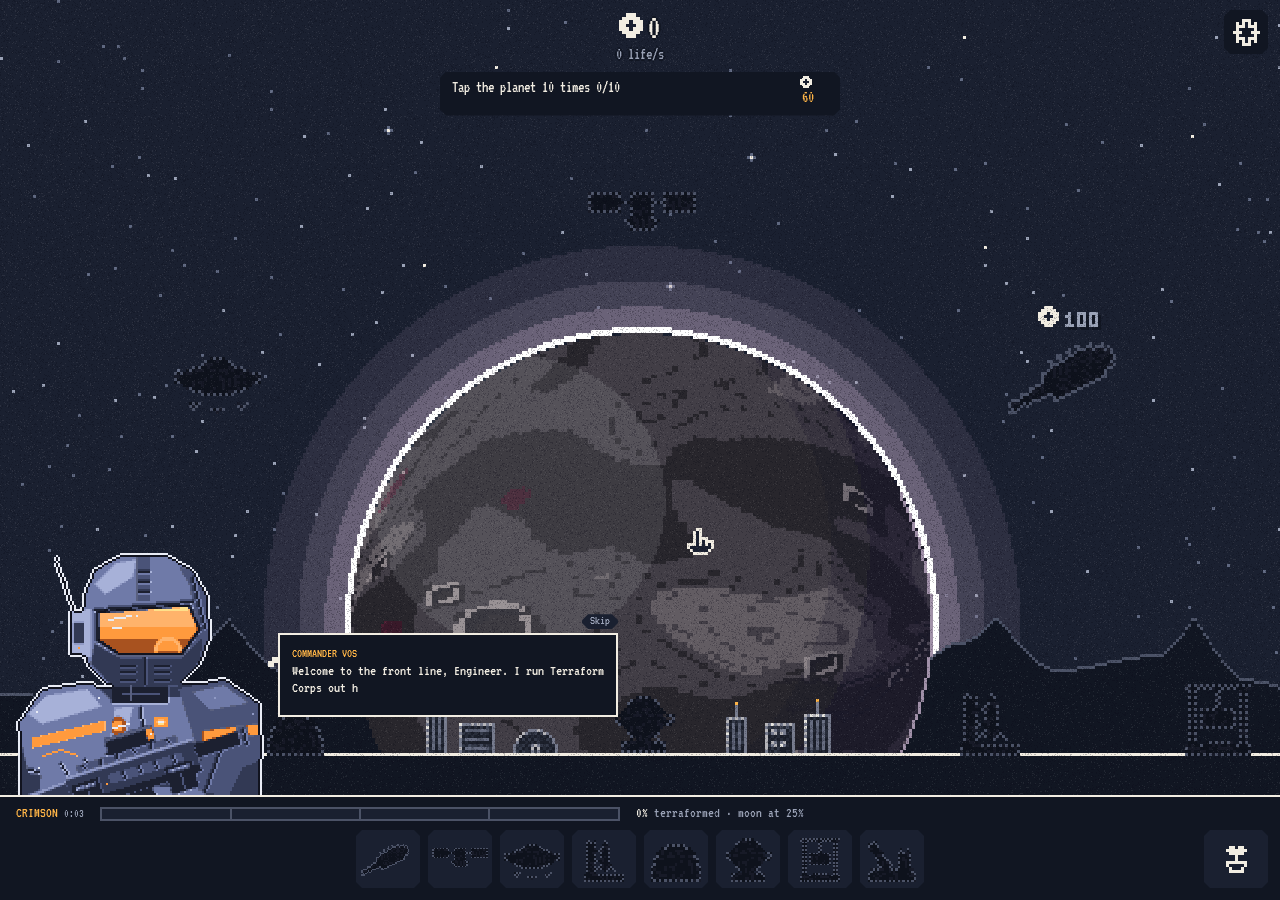
<file: index.html>
<!doctype html>
<html lang="en">
<head>
<meta charset="utf-8">
<meta name="viewport" content="width=device-width,initial-scale=1,viewport-fit=cover">
<title>Terraform</title>
<meta name="description" content="A pixel-art idle game: heal dead alien worlds with lasers, mirrors, drones, comets and antimatter. Free, in the browser, keeps counting while you are away.">
<meta name="theme-color" content="#111622">
<meta property="og:title" content="Terraform">
<meta property="og:description" content="Revive 12 dead worlds. A pixel-art idle game with real space science.">
<meta property="og:type" content="website">
<meta property="og:url" content="https://utkarshbahuguna.me/terraform-idle/">
<meta property="og:image" content="https://utkarshbahuguna.me/terraform-idle/og.jpg">
<meta name="twitter:card" content="summary_large_image">
<link rel="stylesheet" href="style.css?v=17"><!-- ?v: bump on every release, so a new page never runs with a cached old stylesheet or script -->
<link rel="manifest" href="manifest.webmanifest">
<link rel="icon" href="icons/icon-192.png" type="image/png">
<link rel="apple-touch-icon" href="icons/icon-192.png">
</head>
<body>
<canvas id="c" tabindex="0" role="button" aria-label="Your planet. Tap it, or press Enter or Space, to collect life. When a golden comet or a supply crate is in the sky, Enter or Space catches it. M taps the moon. Open systems with the buttons at the bottom or keys 1 to 8."></canvas>
<header id="top">
  <div id="hud"><div id="life"></div><div id="rate"></div></div>
  <button id="goal"><span id="gtext"></span><span id="grew"></span></button>
  <button id="gear" aria-label="Settings" aria-controls="settings"></button>
</header>
<div id="toast" role="status" aria-live="polite"></div>
<div id="contract" role="status" hidden></div>
<!-- before the bar so the commander stands behind it -->
<div id="guide" hidden>
  <img id="gface" alt="Commander Vos">
  <div id="gbox"><button id="gbubble"><b id="gname">COMMANDER VOS</b><span id="gsay" aria-hidden="true"></span><small id="ghint"></small></button><button id="gskip">Skip</button></div>
  <p id="gsr" class="sr" aria-live="polite"></p>
</div>
<footer id="dock">
  <div id="world"><div id="winfo"><b id="wname"></b> <small id="wtime" aria-label="Run time"></small><small id="wtrait"></small></div><div id="heal" role="progressbar" aria-label="Terraformed" aria-valuemin="0" aria-valuemax="100"><div id="healbar"></div></div><div id="healtxt"></div></div>
  <nav id="bar" aria-label="Systems"></nav>
</footer>
<section id="panel" aria-labelledby="pname" hidden>
  <div id="phead"><button id="prev" class="arrow" aria-label="Previous system">&lt;</button><b id="pname"></b><button id="next" class="arrow" aria-label="Next system">&gt;</button><span id="pinfo"></span><button id="pclose" aria-label="Close">X</button></div>
  <div id="pbody"><p id="ptrait"></p><div id="prows"></div><p id="pfact" class="fact"></p></div>
</section>
<section id="talents" role="dialog" aria-modal="true" aria-labelledby="tth" hidden>
  <header id="thead"><span id="tseeds"></span><h2 id="tth">Talents</h2><button id="tclose" aria-label="Close talents">X</button></header>
  <div id="tscroll"><button id="treset">Reset<small>refund all</small></button><div id="tree"></div></div>
  <div id="tinfo"><div class="rt"><span id="tname"></span><small id="tdesc"></small></div><button id="tbuy" class="buy"></button></div>
</section>
<section id="settings" role="dialog" aria-modal="true" aria-labelledby="sth" hidden>
  <div class="box">
    <header><h2 id="sth">Settings</h2><button id="sclose" aria-label="Close settings">X</button></header>
    <div id="sopts"></div>
    <h3>Achievements <span id="acount"></span></h3>
    <ul id="alist"></ul>
    <h3>Save</h3>
    <p class="hint">Progress is saved in this browser only. Copy the code to carry it to another device, or paste one here to load it.</p>
    <textarea id="scode" rows="3" aria-label="Save code" spellcheck="false" autocomplete="off"></textarea>
    <div class="srow"><button id="sexport" class="act">Copy save code</button><button id="simport" class="act">Load code</button></div>
    <h3>Photo</h3>
    <div class="srow"><span>Save a clean picture of your planet (or press P).</span><button id="sphoto" class="act">Take photo</button></div>
    <button id="snew" class="act">New game</button>
    <p class="hint">TERRAFORM · <a href="https://github.com/u7k4rs6/terraform-idle">source on GitHub</a> · <a href="privacy.html">privacy</a></p>
  </div>
</section>
<button id="cineskip" hidden>Skip &gt;&gt;</button>
<div id="warp" role="dialog" aria-modal="true" aria-labelledby="warph" hidden>
  <div class="box"><h2 id="warph">Planet terraformed</h2><p id="warptxt"></p><button id="warpgo"></button><div class="srow"><button id="warpstay">Stay a while</button><button id="warpshare">Share</button></div></div>
</div>
<script src="data.js?v=17"></script>
<script src="game.js?v=17"></script>
</body>
</html>
</file>
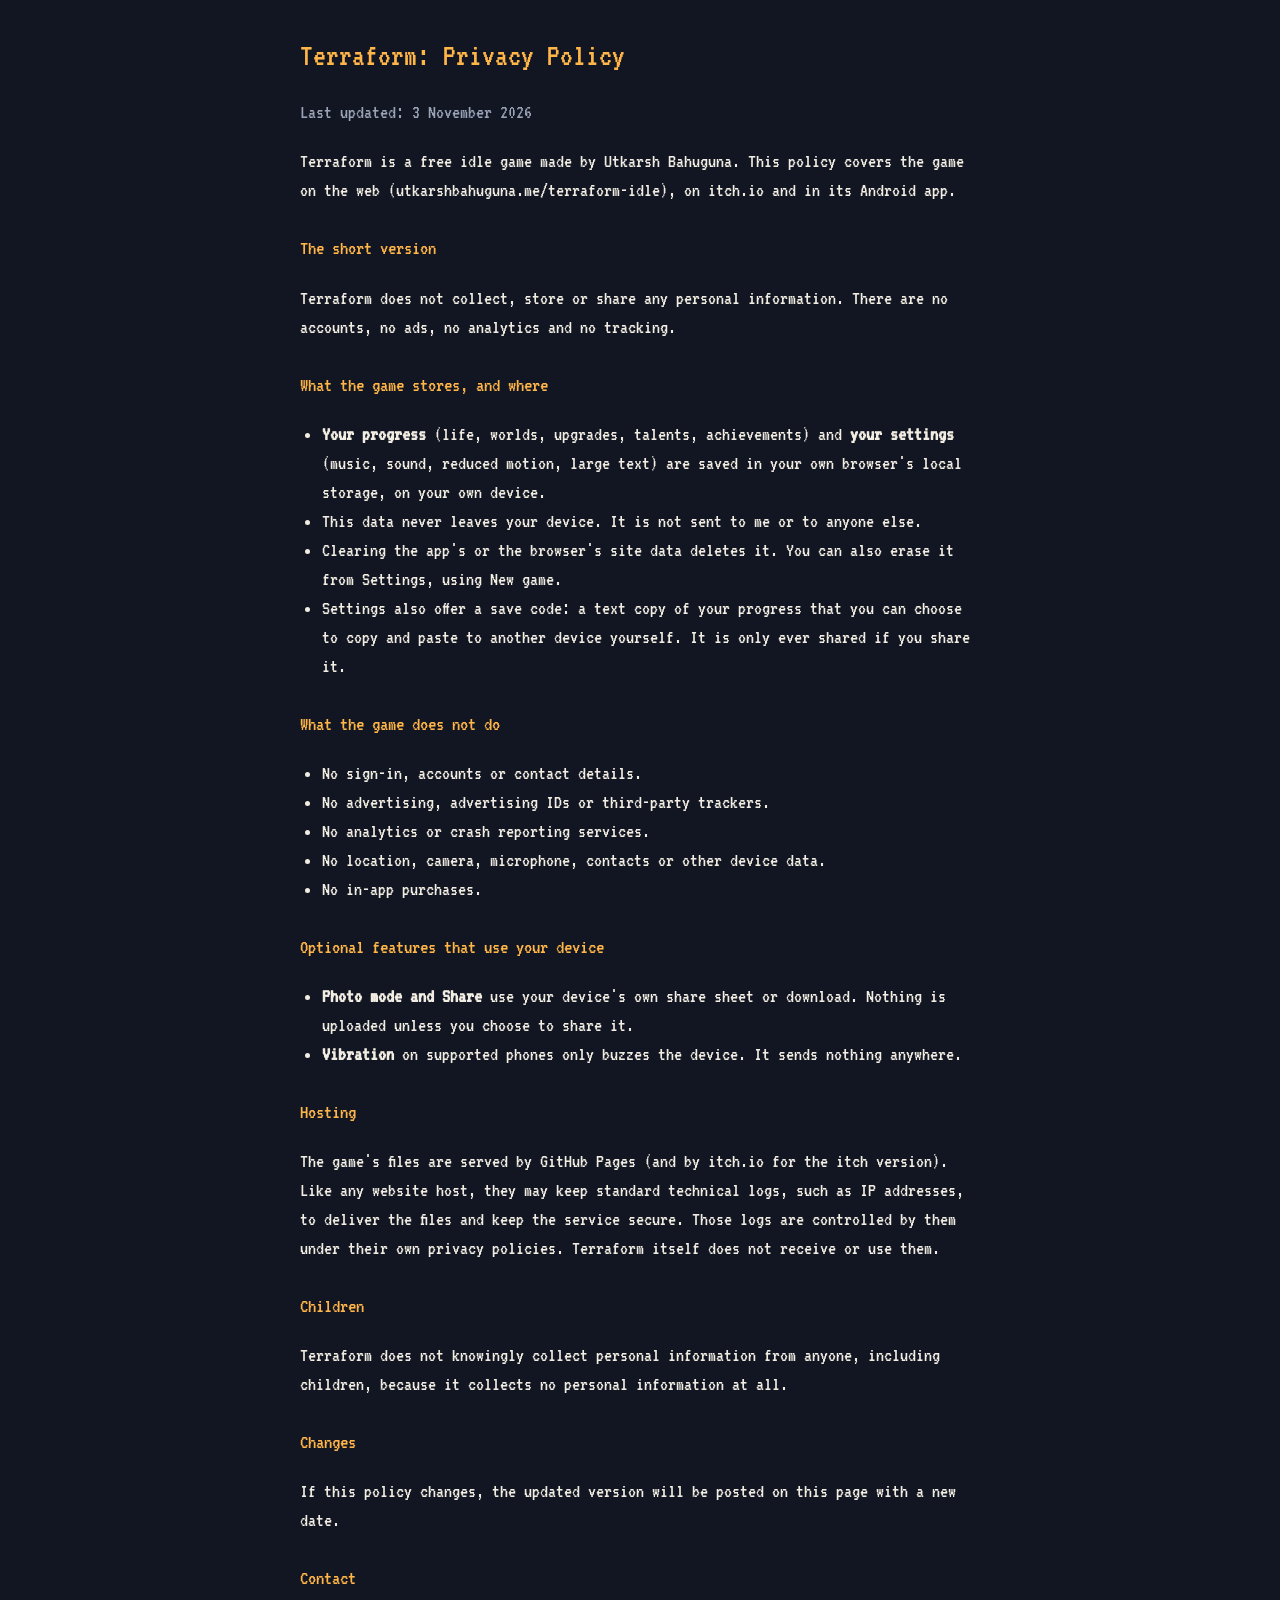
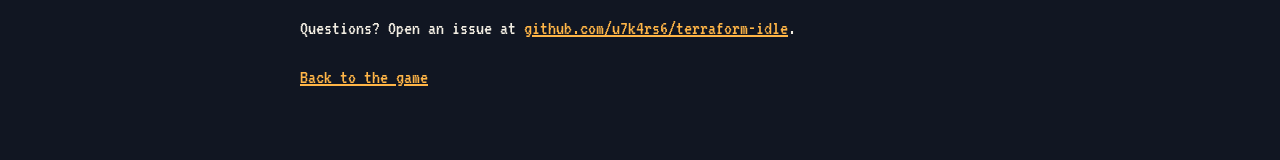
<file: privacy.html>
<!doctype html>
<html lang="en">
<head>
<meta charset="utf-8">
<meta name="viewport" content="width=device-width,initial-scale=1">
<title>Terraform: Privacy Policy</title>
<link rel="icon" href="icons/icon-192.png" type="image/png">
<style>
  @font-face { font-family: 'VT323'; src: url(fonts/VT323-Regular.woff2) format('woff2'); font-display: swap; }
  :root { --bg: #1a2030; --deep: #111622; --line: #f2ede2; --soft: #9aa2b6; --acc: #ffb547; }
  body { margin: 0; background: var(--deep); color: var(--line); font: 20px/1.45 'VT323', monospace; }
  main { max-width: 680px; margin: 0 auto; padding: 32px 20px 48px; }
  h1 { font-weight: normal; font-size: 2rem; margin: 0 0 4px; color: var(--acc); }
  h2 { font-weight: normal; font-size: 1.3rem; margin: 28px 0 6px; color: var(--acc); }
  p, li { color: var(--line); }
  small, .muted { color: var(--soft); }
  a { color: var(--acc); }
  ul { padding-left: 22px; }
</style>
</head>
<body>
<main>
  <h1>Terraform: Privacy Policy</h1>
  <p class="muted">Last updated: 3 November 2026</p>

  <p>Terraform is a free idle game made by Utkarsh Bahuguna. This policy covers the game on the web (utkarshbahuguna.me/terraform-idle), on itch.io and in its Android app.</p>

  <h2>The short version</h2>
  <p>Terraform does not collect, store or share any personal information. There are no accounts, no ads, no analytics and no tracking.</p>

  <h2>What the game stores, and where</h2>
  <ul>
    <li><b>Your progress</b> (life, worlds, upgrades, talents, achievements) and <b>your settings</b> (music, sound, reduced motion, large text) are saved in your own browser's local storage, on your own device.</li>
    <li>This data never leaves your device. It is not sent to me or to anyone else.</li>
    <li>Clearing the app's or the browser's site data deletes it. You can also erase it from Settings, using New game.</li>
    <li>Settings also offer a save code: a text copy of your progress that you can choose to copy and paste to another device yourself. It is only ever shared if you share it.</li>
  </ul>

  <h2>What the game does not do</h2>
  <ul>
    <li>No sign-in, accounts or contact details.</li>
    <li>No advertising, advertising IDs or third-party trackers.</li>
    <li>No analytics or crash reporting services.</li>
    <li>No location, camera, microphone, contacts or other device data.</li>
    <li>No in-app purchases.</li>
  </ul>

  <h2>Optional features that use your device</h2>
  <ul>
    <li><b>Photo mode and Share</b> use your device's own share sheet or download. Nothing is uploaded unless you choose to share it.</li>
    <li><b>Vibration</b> on supported phones only buzzes the device. It sends nothing anywhere.</li>
  </ul>

  <h2>Hosting</h2>
  <p>The game's files are served by GitHub Pages (and by itch.io for the itch version). Like any website host, they may keep standard technical logs, such as IP addresses, to deliver the files and keep the service secure. Those logs are controlled by them under their own privacy policies. Terraform itself does not receive or use them.</p>

  <h2>Children</h2>
  <p>Terraform does not knowingly collect personal information from anyone, including children, because it collects no personal information at all.</p>

  <h2>Changes</h2>
  <p>If this policy changes, the updated version will be posted on this page with a new date.</p>

  <h2>Contact</h2>
  <p>Questions? Open an issue at <a href="https://github.com/u7k4rs6/terraform-idle">github.com/u7k4rs6/terraform-idle</a>.</p>

  <p><a href="./">Back to the game</a></p>
</main>
</body>
</html>
</file>
<file: style.css>
@font-face { font-family: 'VT323'; font-style: normal; font-weight: 400; font-display: swap; src: url(fonts/VT323-Regular.woff2) format('woff2'); } /* self-hosted (OFL, see fonts/OFL.txt): no third-party request, works offline */
:root { --bg: #1a2030; --deep: #111622; --line: #f2ede2; --dim: #4b5266; --soft: #9aa2b6; --acc: #ffb547; --fill: #4a3a20; --scrim: #111622cc; --cut: 6px; }
* { box-sizing: border-box; margin: 0; }
html { font-size: 20px; }
html.big { font-size: 24px; } /* Large text setting */
html, body { height: 100%; overflow: hidden; background: var(--bg); color: var(--line); font: 1rem/1.15 'VT323', monospace; touch-action: manipulation; -webkit-tap-highlight-color: transparent; user-select: none; }
#c { position: fixed; left: 0; top: 0; image-rendering: pixelated; touch-action: manipulation; }
#c:focus { outline: none; }
#c:focus-visible { outline: 2px solid var(--acc); outline-offset: -4px; }
button { font: inherit; color: inherit; cursor: pointer; background: none; border: 0; padding: 0; } /* no browser padding: it pushed icons and fills off-centre */
button:disabled { cursor: default; }
button:focus-visible { outline: 2px solid var(--acc); outline-offset: 2px; }
.ico { height: .8em; image-rendering: pixelated; vertical-align: -1px; margin-right: 4px; }

/* panels: solid fills with cut corners (no outlines) */
#goal, #gear, .tile, #toast, #contract, .buy, .act, .tog, #warpgo, #settings .box, #warp .box, #pclose, #sclose, #tclose, .arrow, #gskip, #cineskip, #treset {
  clip-path: polygon(var(--cut) 0, calc(100% - var(--cut)) 0, 100% var(--cut), 100% calc(100% - var(--cut)), calc(100% - var(--cut)) 100%, var(--cut) 100%, 0 calc(100% - var(--cut)), 0 var(--cut)); }

/* top: life readout, the goal under it, the settings gear in the corner */
#top { position: fixed; top: 0; left: 0; right: 0; display: flex; flex-direction: column; align-items: center; gap: 8px; padding: calc(10px + env(safe-area-inset-top)) calc(16px + env(safe-area-inset-right)) 0 calc(16px + env(safe-area-inset-left)); pointer-events: none; }
#hud { text-align: center; text-shadow: 0 2px 0 var(--deep), 2px 0 0 var(--deep), -2px 0 0 var(--deep), 0 -2px 0 var(--deep); }
#life { font-size: 2.2rem; line-height: 1; }
#life .ico { height: .7em; vertical-align: 0; }
#rate { color: var(--soft); }
#goal { pointer-events: auto; position: relative; display: flex; width: min(400px, 100%); min-height: 44px; text-align: left;
  background: linear-gradient(90deg, var(--fill) var(--p, 0%), var(--deep) 0); } /* fills as the goal progresses (--p set in game.js) */
#goal[hidden] { display: none; }
#gtext { flex: 1; padding: 6px 12px; display: flex; align-items: center; }
#grew { min-width: 64px; display: grid; place-items: center; padding: 4px 10px; color: var(--acc); }
#goal.ready { background: var(--acc); color: var(--deep); animation: ready 1.2s steps(2) infinite; }
#goal.ready #grew { color: var(--deep); }
@keyframes ready { 50% { filter: brightness(1.15); } }
html.calm #goal.ready { animation: none; }
.tile.ok::after { content: ""; position: absolute; top: 5px; right: 5px; width: 6px; height: 6px; background: var(--acc); }
#toast { position: fixed; left: 50%; transform: translateX(-50%); width: min(420px, calc(100% - 32px)); padding: 6px 12px; background: var(--deep); box-shadow: inset 3px 0 var(--soft); font-size: .9rem; pointer-events: none; } /* read-only: must not block taps on the systems behind it */
#toast:not(.show) { display: none; }
#toast.big { box-shadow: inset 3px 0 var(--acc); }
@media (max-width: 899px) { body:has(#panel:not([hidden])) #toast { display: none; } } /* phones: the panel needs the room */
@media (min-width: 900px) { #toast { left: calc(16px + env(safe-area-inset-left)); transform: none; width: 340px; } } /* wide: the empty sky on the left, clear of the top system */

/* bottom dock: the terraformed bar along its top edge, the world line, then the system tiles */
#dock { position: fixed; left: 0; right: 0; bottom: 0; background: var(--deep); border-top: 2px solid var(--line); } /* the ledge the commander stands behind */
#world { display: grid; grid-template-columns: auto minmax(0, 520px) auto; justify-content: start; grid-template-areas: "info bar txt"; align-items: center; column-gap: 16px; row-gap: 4px; padding: 8px 16px 0; padding-left: calc(16px + env(safe-area-inset-left)); padding-right: calc(16px + env(safe-area-inset-right)); font-size: .9rem; }
#winfo { grid-area: info; }
#wname { font-weight: normal; color: var(--acc); }
#wtime { color: var(--soft); font-variant-numeric: tabular-nums; }
#wtrait { display: block; color: var(--soft); font-size: .8rem; } /* the world's trait, under its name */
#wtrait:empty { display: none; }
/* terraformed bar: four chunks, one per milestone (moon, clouds, rings, alive) */
#heal { grid-area: bar; position: relative; height: 14px; background: var(--bg); border: 2px solid var(--dim); }
#healbar { height: 100%; width: 0; background: var(--acc); }
#heal::after { content: ""; position: absolute; inset: 0; background: linear-gradient(90deg, transparent calc(25% - 1px), var(--dim) 0 calc(25% + 1px), transparent 0 calc(50% - 1px), var(--dim) 0 calc(50% + 1px), transparent 0 calc(75% - 1px), var(--dim) 0 calc(75% + 1px), transparent 0); }
#healtxt { grid-area: txt; color: var(--soft); white-space: nowrap; }
#healtxt b { font-weight: normal; color: var(--line); }
@media (max-width: 700px) and (min-height: 501px) { #world { grid-template-columns: 1fr; justify-content: stretch; grid-template-areas: "info" "bar" "txt"; } } /* narrow: name, bar, then what it means */
@media (max-height: 500px) { #top { flex-direction: row; justify-content: center; gap: 16px; padding-right: calc(68px + env(safe-area-inset-right)); } #life { font-size: 1.8rem; } #hud { white-space: nowrap; } } /* landscape phones: one row, so the planet keeps the height */
#bar { position: relative; display: flex; justify-content: center; gap: 8px; padding: 8px 12px calc(12px + env(safe-area-inset-bottom)); }
.tile { position: relative; flex: 1 1 0; max-width: 64px; height: 58px; background: var(--bg); display: grid; place-items: center; }
.tile img { image-rendering: pixelated; width: 88%; height: 46px; object-fit: contain; } /* the machines are small in the scene: show them big here */
.tile.sel { box-shadow: inset 0 -3px var(--acc); background: var(--fill); }
#ttile img { width: 27px; } /* 9px icon at 3x */
#ttile { position: absolute; bottom: calc(12px + env(safe-area-inset-bottom)); right: calc(12px + env(safe-area-inset-right)); width: 64px; max-width: none; } /* talents: bottom-right corner, apart from the systems */
@media (max-width: 640px) { #bar { gap: 4px; padding-left: 8px; padding-right: calc(80px + env(safe-area-inset-right)); } } /* narrow: keep the systems clear of it */
/* embedded (itch.io): the host's fullscreen button sits bottom-right, so the talents tile moves to the bottom-left corner */
html.embed #ttile { right: auto; left: calc(12px + env(safe-area-inset-left)); }
@media (max-width: 640px) { html.embed #bar { padding-right: 12px; padding-left: calc(84px + env(safe-area-inset-left)); } }

/* upgrade sheet + arrows to step between systems */
#panel { position: fixed; left: 50%; bottom: 0; transform: translateX(-50%); width: min(560px, 100%); max-height: 56vh; display: flex; flex-direction: column; background: var(--deep); border-top: 2px solid var(--acc); padding-bottom: env(safe-area-inset-bottom); }
#phead { flex: none; } /* the heading and X stay put */
#pbody { flex: 1 1 auto; min-height: 0; overflow-y: auto; } /* only the upgrades and the fact scroll */
#panel[hidden], .row[hidden] { display: none; }
#phead { display: flex; align-items: center; gap: 12px; padding: 12px 16px; border-bottom: 6px solid var(--bg); }
#pname { font-weight: normal; font-size: 1.2rem; }
#pinfo { flex: 1; text-align: right; color: var(--soft); }
#pclose { width: 36px; height: 36px; background: var(--soft); color: var(--deep); }
.row { display: flex; align-items: center; gap: 12px; padding: 12px 16px; }
.row + .row { border-top: 2px solid var(--bg); }
.rt { flex: 1; }
.rt small { display: block; font-size: .85rem; color: var(--soft); }
.rt .cur { color: var(--line); margin-top: 4px; }
.rt .cur i { font-style: normal; color: var(--acc); }
.lv { color: var(--soft); margin-left: 6px; }
.buy { min-width: 92px; padding: 6px 8px; background: var(--acc); color: var(--deep); line-height: 1; }
.buy[aria-disabled="true"] { background: var(--bg); color: var(--soft); cursor: default; }
.buy span { display: block; margin-top: 4px; }
.fact { padding: 4px 16px 14px; font-size: .85rem; color: var(--soft); }
#ptrait { padding: 8px 16px 0; font-size: .85rem; color: var(--soft); }
#ptrait b { font-weight: normal; color: var(--acc); margin-right: 6px; }
.fact:empty { display: none; }
.arrow { width: 32px; height: 36px; flex: none; background: var(--bg); color: var(--soft); font-size: 1.2rem; } /* < > step between systems, beside the name */
#phead { gap: 8px; }

/* commander: portrait + speech bubble, bottom left; only the bubble and skip take taps */
#guide { position: fixed; left: calc(8px + env(safe-area-inset-left)); display: flex; align-items: flex-end; gap: 6px; pointer-events: none; }
#guide[hidden] { display: none; }
#gface { width: 264px; flex: none; image-rendering: pixelated; } /* whole multiples of the 132px portrait: 2x */
@media (min-width: 1400px) and (min-height: 860px) { #gface { width: 396px; } }
@media (max-width: 600px) { #gface { width: 176px; } #gbubble { font-size: .85rem; } }
@media (max-height: 500px) { #gface { width: 132px; } } /* landscape phones: 1x, so he does not cover the stats and the planet */
#guide.compact #gface { display: none; } /* panel open: just the bubble */
#guide.talk #gface { animation: talk .24s steps(1) infinite; }
@keyframes talk { 50% { transform: translateY(-2px); } }
#gbox { position: relative; align-self: center; pointer-events: auto; }
#guide.compact #gbox { margin-left: 8px; }
#gbubble { position: relative; display: block; width: min(340px, calc(100vw - 200px)); /* 200 = left offset + portrait + gap on phones */ min-height: 84px; padding: 8px 12px; background: var(--deep); border: 2px solid var(--line); text-align: left; font-size: .95rem; }
#gbubble::before { content: ""; position: absolute; left: -8px; top: 22px; width: 6px; height: 6px; background: var(--line); box-shadow: -4px 4px 0 var(--line); } /* pixel tail toward the commander */
#gname { display: block; font-weight: normal; font-size: .8rem; color: var(--acc); }
#ghint { display: block; margin-top: 6px; text-align: right; font-size: .8rem; color: var(--soft); }
#ghint.wait { color: var(--acc); }
#gskip { position: absolute; right: 0; bottom: 100%; margin-bottom: 4px; padding: 0 8px; background: var(--bg); color: var(--soft); font-size: .8rem; }
.sr { position: absolute; width: 1px; height: 1px; overflow: hidden; clip-path: inset(50%); }

/* talent tree: full-screen sheet, nodes placed on a 300 x 420 grid (percent positions set in game.js) */
#talents { position: fixed; inset: 0; display: flex; flex-direction: column; background: var(--deep); padding: env(safe-area-inset-top) env(safe-area-inset-right) env(safe-area-inset-bottom) env(safe-area-inset-left); }
#talents[hidden] { display: none; }
#thead { display: grid; grid-template-columns: 1fr auto 1fr; align-items: center; padding: 16px; }
#tseeds { font-size: 1.2rem; }
#tth { font-weight: normal; font-size: 1.4rem; }
#tclose { justify-self: end; width: 40px; height: 40px; background: var(--soft); color: var(--deep); }
#tscroll { position: relative; flex: 1; overflow-y: auto; padding: 8px 16px 24px; }
#treset { position: absolute; left: 0; top: 0; z-index: 1; padding: 6px 14px; background: var(--bg); text-align: left; }
#treset small { display: block; color: var(--soft); font-size: .8rem; }
#tree { position: relative; width: min(380px, 100%); aspect-ratio: 300 / 420; margin: 60px auto 0; }
#tree svg { position: absolute; inset: 0; width: 100%; height: 100%; pointer-events: none; }
.tier { position: absolute; left: 0; right: 0; background: var(--bg); pointer-events: none;
  clip-path: polygon(14px 0, calc(100% - 14px) 0, 100% 14px, 100% calc(100% - 14px), calc(100% - 14px) 100%, 14px 100%, 0 calc(100% - 14px), 0 14px); }
/* octagon nodes: the outer colour is the ring, ::before the face */
.tn { --oct: polygon(30% 0, 70% 0, 100% 30%, 100% 70%, 70% 100%, 30% 100%, 0 70%, 0 30%);
  position: absolute; width: 11%; aspect-ratio: 1; transform: translate(-50%, -50%); display: grid; place-items: center; background: var(--dim); clip-path: var(--oct); }
.tn::before { content: ""; position: absolute; inset: 2px; background: var(--deep); clip-path: var(--oct); }
.tn img { position: relative; width: 64%; max-height: 64%; object-fit: contain; image-rendering: pixelated; }
.tn.av { background: var(--acc); }
.tn.on { background: var(--acc); }
.tn.on::before { background: var(--fill); }
.tn.lock img { opacity: .35; }
.tn.sel { background: var(--line); width: 13%; }
#tinfo { display: flex; align-items: center; gap: 12px; padding: 12px max(16px, calc(50% - 280px)); border-top: 2px solid var(--acc); min-height: 76px; }
#tname { font-size: 1.1rem; }

#warp { position: fixed; inset: 0; display: grid; place-items: center; padding: 16px; background: var(--scrim); }
#warp[hidden] { display: none; }
#warp .box { width: min(360px, 100%); padding: 20px; text-align: center; background: var(--deep); box-shadow: inset 0 3px var(--acc); }
#warp h2 { font-weight: normal; font-size: 1.5rem; }
#warp p { margin: 10px 0 16px; color: var(--soft); }
#warpgo { width: 100%; min-height: 48px; background: var(--acc); color: var(--deep); font-size: 1.1rem; }
#warpgo:hover, #warpgo:focus-visible { background: var(--accL, #ffc76b); }
#warpgo[hidden] { display: none; }


/* settings: gear in the life box, a sheet of toggles, the save code and new game */
/* settings gear: the screen's top-right corner, matching the goal bar (outside the flow, so the layout never re-fits for it) */
#gear { pointer-events: auto; position: absolute; top: calc(10px + env(safe-area-inset-top)); right: calc(12px + env(safe-area-inset-right)); width: 44px; height: 44px; display: grid; place-items: center; background: var(--deep); }
#gear img { display: block; width: 27px; image-rendering: pixelated; } /* 9px icon at 3x */
#settings { position: fixed; inset: 0; display: grid; place-items: center; padding: 16px; background: var(--scrim); overflow-y: auto; }
#settings[hidden] { display: none; }
#settings .box { width: min(420px, 100%); max-height: 100%; overflow-y: auto; padding: 16px 20px; background: var(--deep); box-shadow: inset 0 3px var(--acc); }
#settings header { display: flex; align-items: center; justify-content: space-between; margin-bottom: 8px; }
#settings h2 { font-weight: normal; font-size: 1.4rem; }
#settings h3 { font-weight: normal; font-size: 1.1rem; margin-top: 14px; color: var(--acc); }
#sclose { width: 40px; height: 40px; background: var(--soft); color: var(--deep); }
.srow { display: flex; align-items: center; justify-content: space-between; gap: 12px; padding: 8px 0; border-bottom: 2px solid var(--bg); }
.tog { min-width: 64px; padding: 4px 10px; background: var(--bg); color: var(--soft); }
.tog[aria-pressed="true"] { background: var(--acc); color: var(--deep); }
.hint { color: var(--soft); font-size: .85rem; margin: 6px 0; }
.hint a { color: var(--acc); }
#scode { width: 100%; margin: 6px 0; padding: 6px; font: inherit; font-size: .8rem; color: var(--line); background: var(--bg); border: 2px solid var(--dim); resize: vertical; user-select: text; }
.act { padding: 6px 12px; background: var(--bg); color: var(--line); }
#snew { margin-top: 10px; }
#snew.arm { background: var(--fill); color: var(--acc); }
html.calm #guide.talk #gface { animation: none; } /* reduced motion: the commander stays still while talking */
#alist { list-style: none; padding: 0; max-height: 200px; overflow-y: auto; }
#alist li { padding: 5px 0; border-bottom: 2px solid var(--bg); color: var(--dim); }
#alist li b { display: block; font-weight: normal; }
#alist li small { font-size: .8rem; }
#alist li.on { color: var(--soft); }
#alist li.on b { color: var(--acc); }
#warp .srow { justify-content: center; border: 0; padding-top: 12px; }
#warp .srow button { padding: 4px 10px; background: var(--bg); color: var(--soft); clip-path: polygon(var(--cut) 0, calc(100% - var(--cut)) 0, 100% var(--cut), 100% calc(100% - var(--cut)), calc(100% - var(--cut)) 100%, var(--cut) 100%, 0 calc(100% - var(--cut)), 0 var(--cut)); }
#guide.quip #gface, #guide.quip #gskip { display: none; } /* passing remark: just the bubble */
#guide.quip #gbox { margin-left: 8px; }
#guide.quip #gbubble { width: min(340px, calc(100vw - 40px)); }
#guide.quip #gbubble::before { display: none; } /* no portrait to point at */
#warp .box { max-height: calc(100vh - 32px); overflow-y: auto; }
/* contract strip: outside the layout (no scene re-fit when it comes and goes); top is set in layout() */
#contract { position: fixed; right: env(safe-area-inset-right); width: 168px; padding: 6px 10px; background: var(--deep); box-shadow: inset 3px 0 #8fe3ff; font-size: .85rem; pointer-events: none; } /* mirrors the stat boxes on the right */
#contract[hidden] { display: none; }
#contract b { display: block; font-weight: normal; color: #8fe3ff; }
#contract span { display: block; color: var(--soft); white-space: nowrap; }
/* sector cinematic: only the canvas, the commander's bubble and Skip */
html.cine #top, html.cine #dock, html.cine #contract, html.cine #toast, html.cine #prev, html.cine #next, html.cine #panel { visibility: hidden; }
html.cine #guide { bottom: 24px !important; }
html.cine #gface, html.cine #gskip { display: none; }
#cineskip { position: fixed; right: calc(16px + env(safe-area-inset-right)); top: calc(16px + env(safe-area-inset-top)); padding: 6px 12px; background: var(--deep); color: var(--soft); }
#cineskip[hidden] { display: none; }
html.cine #gbubble::before { display: none; }
html.cine #gbubble { width: min(420px, calc(100vw - 32px)); }
</file>
